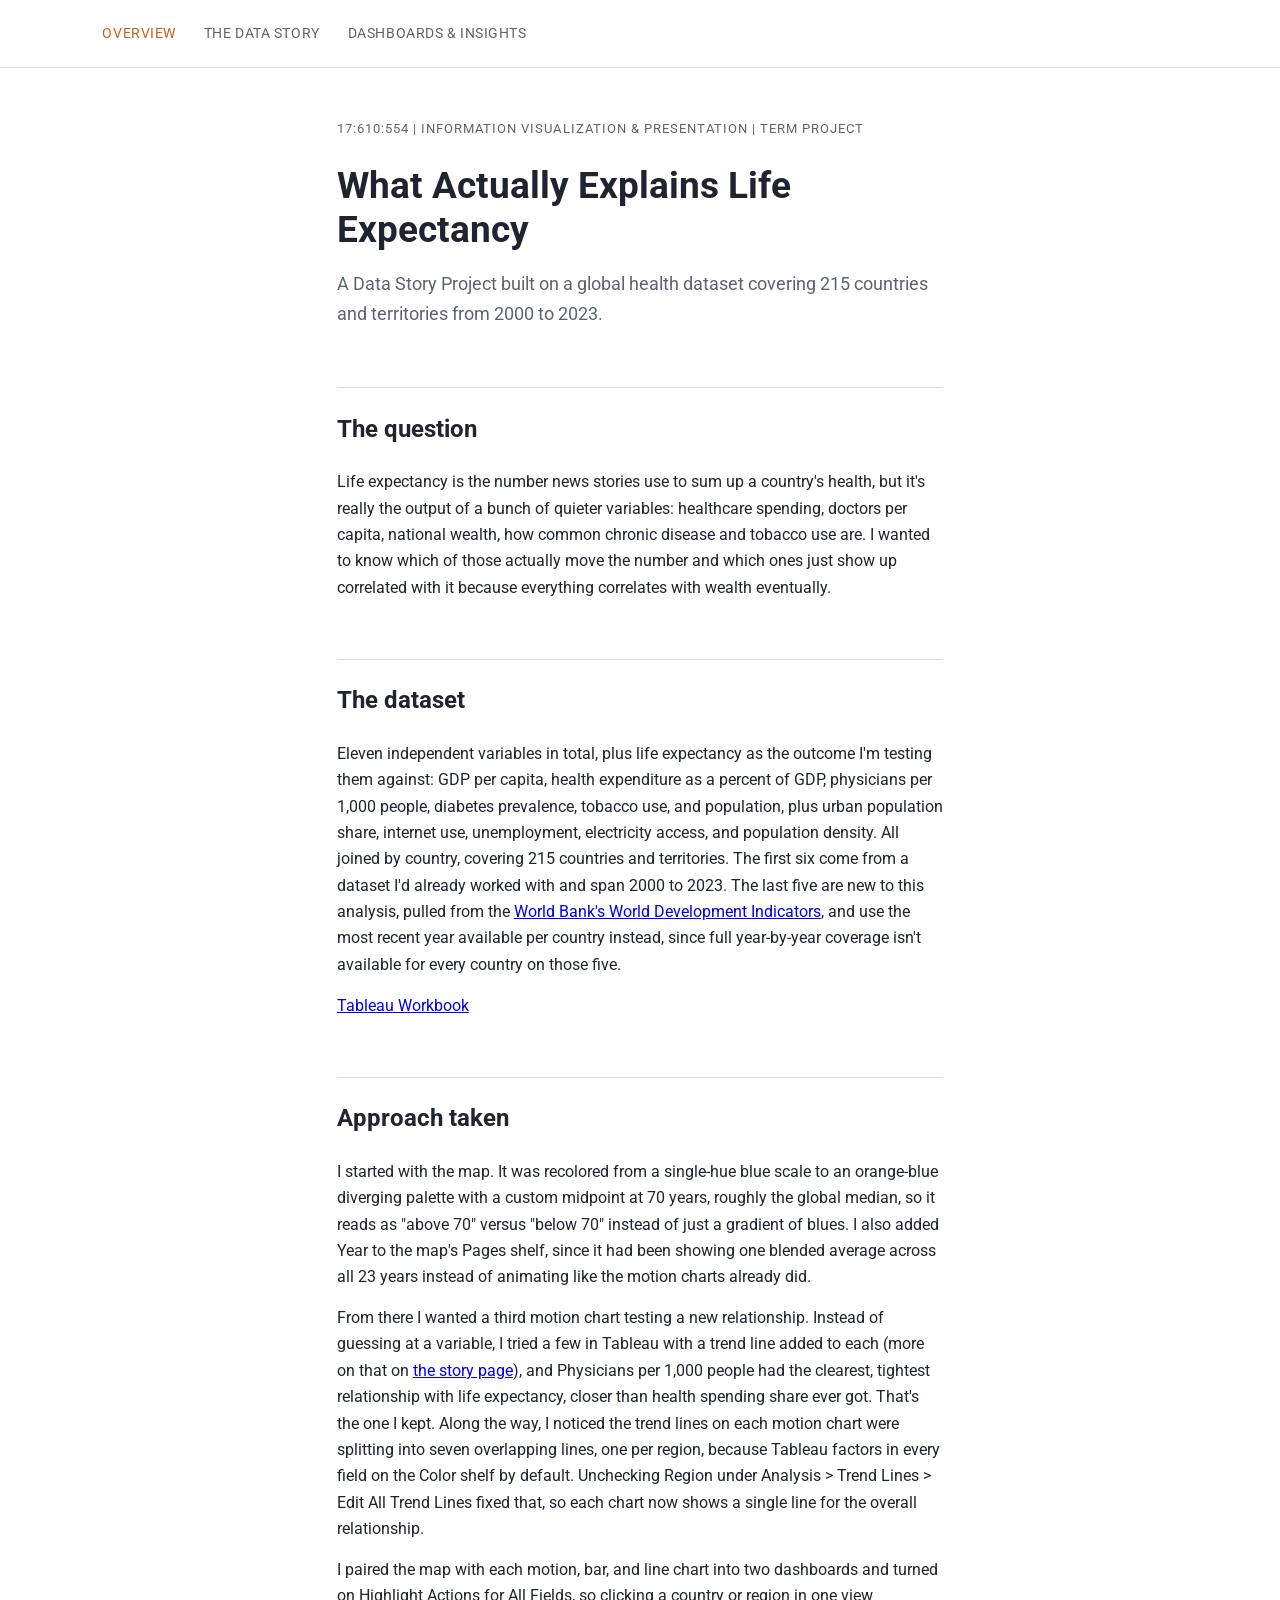
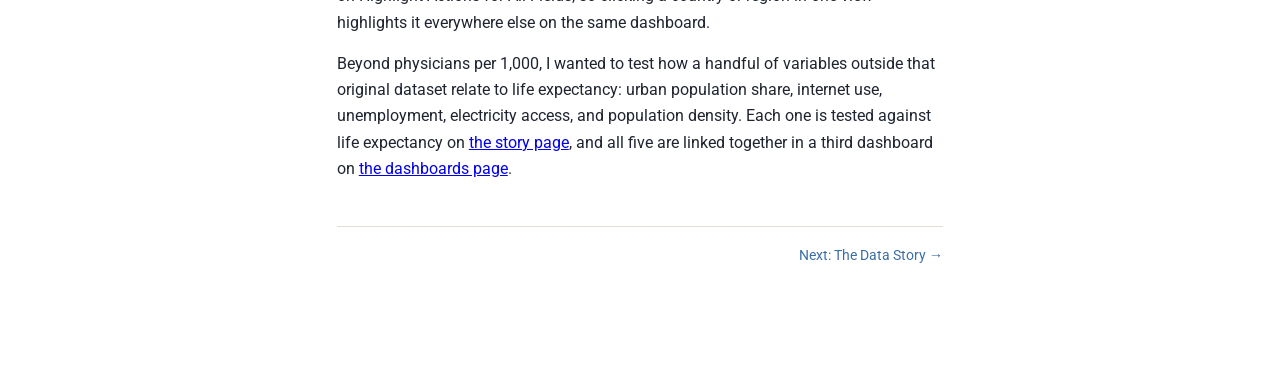
<file: index.html>
<!DOCTYPE html>
<html lang="en">
<head>
<meta charset="UTF-8">
<title>Global Health DataStory: Overview</title>
<link rel="preconnect" href="https://fonts.googleapis.com">
<link rel="preconnect" href="https://fonts.gstatic.com" crossorigin>
<link href="https://fonts.googleapis.com/css2?family=Roboto:wght@300;400;500;700&display=swap" rel="stylesheet">
<link rel="stylesheet" href="style.css">
</head>
<body>
<nav>
  <a href="index.html" class="active">Overview</a>
  <a href="story.html">The Data Story</a>
  <a href="dashboards.html">Dashboards &amp; Insights</a>
</nav>
<main>
  <div class="kicker">17:610:554 | Information Visualization &amp; Presentation | Term Project</div>
  <h1>What Actually Explains Life Expectancy</h1>
  <p style="font-size:1.15em; color:var(--muted);">A Data Story Project built on a global health dataset covering 215 countries and territories from 2000 to 2023.</p>

  <h2>The question</h2>
  <p>Life expectancy is the number news stories use to sum up a country's health, but it's really the output of a bunch of quieter variables: healthcare spending, doctors per capita, national wealth, how common chronic disease and tobacco use are. I wanted to know which of those actually move the number and which ones just show up correlated with it because everything correlates with wealth eventually.</p>

  <h2>The dataset</h2>
  <p>Eleven independent variables in total, plus life expectancy as the outcome I'm testing them against: GDP per capita, health expenditure as a percent of GDP, physicians per 1,000 people, diabetes prevalence, tobacco use, and population, plus urban population share, internet use, unemployment, electricity access, and population density. All joined by country, covering 215 countries and territories. The first six come from a dataset I'd already worked with and span 2000 to 2023. The last five are new to this analysis, pulled from the <a href="https://data.worldbank.org">World Bank's World Development Indicators</a>, and use the most recent year available per country instead, since full year-by-year coverage isn't available for every country on those five.</p>
  <p><a href="https://drive.google.com/file/d/1RW-ysTmq7Derj_lxLJCMnAwtrgJGqMHN/view?usp=sharing">Tableau Workbook</a></p>

  <h2>Approach taken</h2>
  <p>I started with the map. It was recolored from a single-hue blue scale to an orange-blue diverging palette with a custom midpoint at 70 years, roughly the global median, so it reads as "above 70" versus "below 70" instead of just a gradient of blues. I also added Year to the map's Pages shelf, since it had been showing one blended average across all 23 years instead of animating like the motion charts already did.</p>
  <p>From there I wanted a third motion chart testing a new relationship. Instead of guessing at a variable, I tried a few in Tableau with a trend line added to each (more on that on <a href="story.html">the story page</a>), and Physicians per 1,000 people had the clearest, tightest relationship with life expectancy, closer than health spending share ever got. That's the one I kept. Along the way, I noticed the trend lines on each motion chart were splitting into seven overlapping lines, one per region, because Tableau factors in every field on the Color shelf by default. Unchecking Region under Analysis &gt; Trend Lines &gt; Edit All Trend Lines fixed that, so each chart now shows a single line for the overall relationship.</p>
  <p>I paired the map with each motion, bar, and line chart into two dashboards and turned on Highlight Actions for All Fields, so clicking a country or region in one view highlights it everywhere else on the same dashboard.</p>
  <p>Beyond physicians per 1,000, I wanted to test how a handful of variables outside that original dataset relate to life expectancy: urban population share, internet use, unemployment, electricity access, and population density. Each one is tested against life expectancy on <a href="story.html">the story page</a>, and all five are linked together in a third dashboard on <a href="dashboards.html">the dashboards page</a>.</p>

  <div class="footer-nav">
    <span></span>
    <a href="story.html">Next: The Data Story →</a>
  </div>
</main>
</body>
</html>
</file>
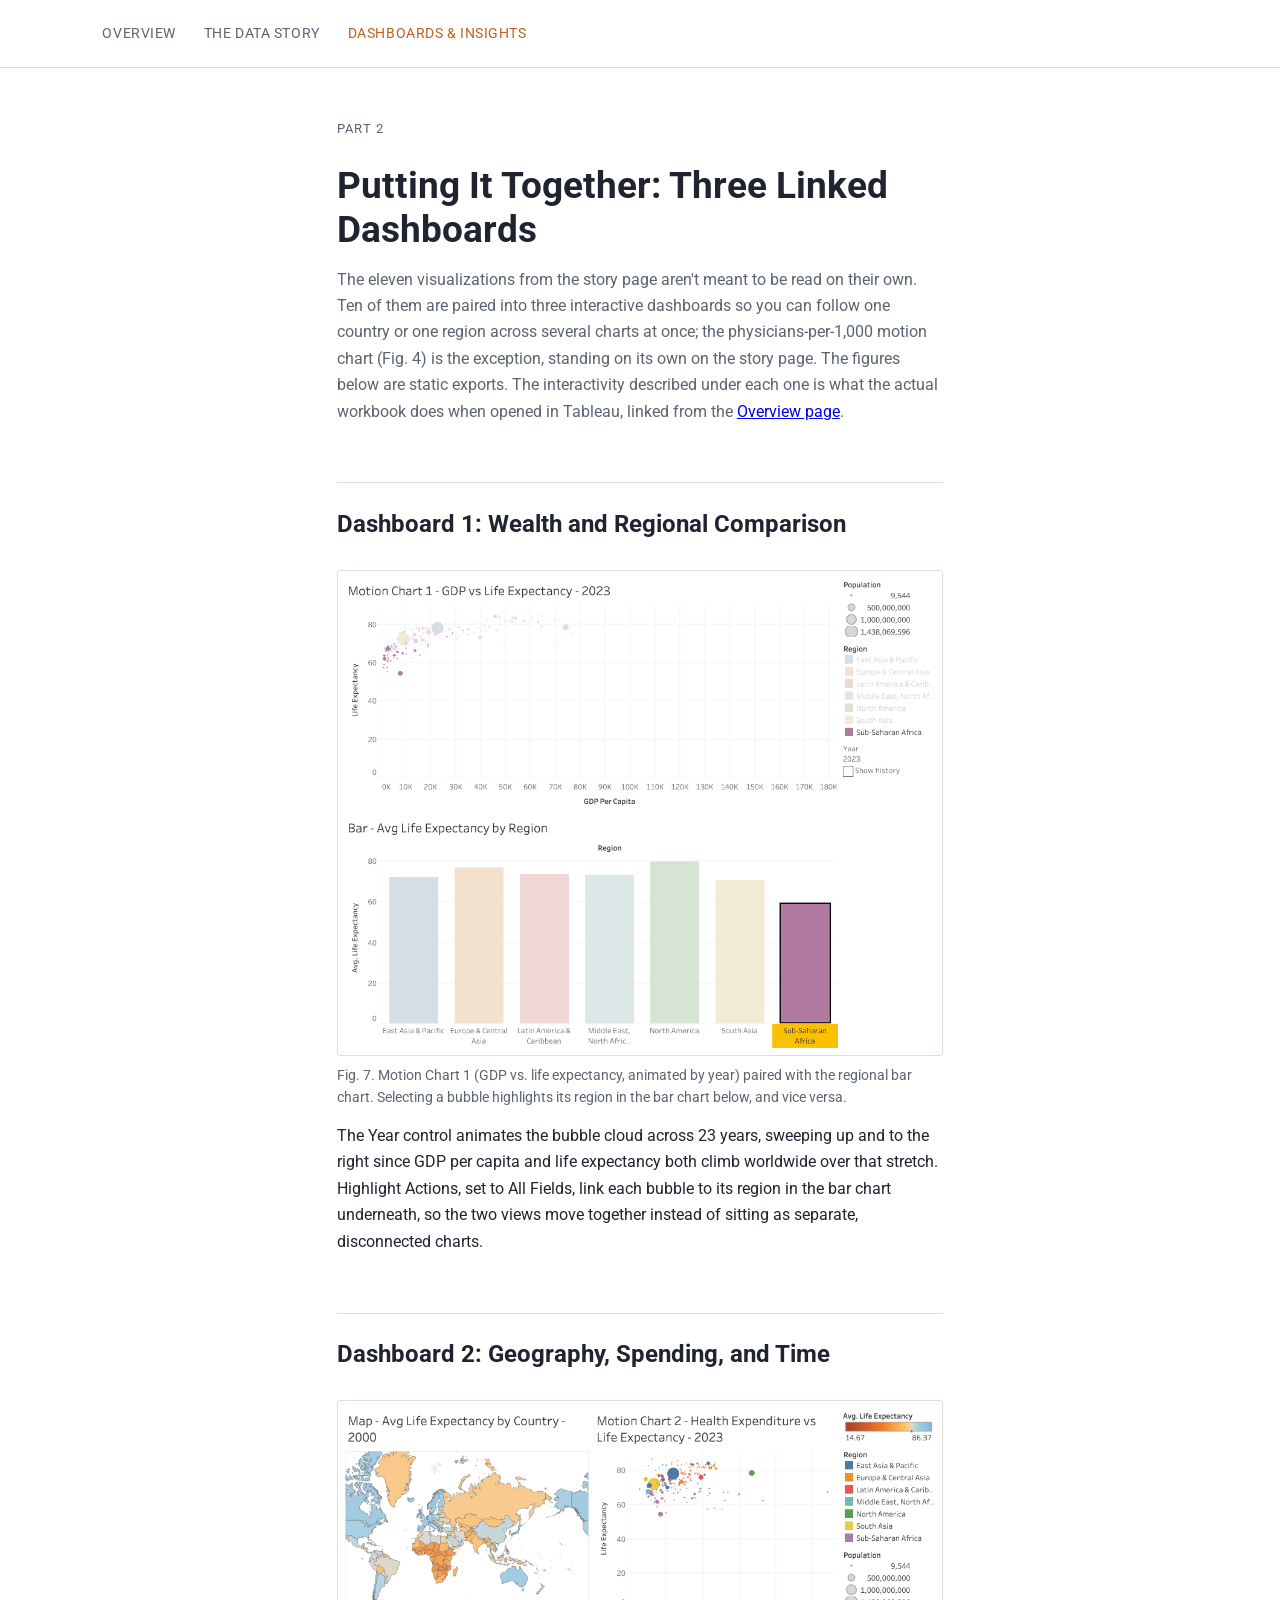
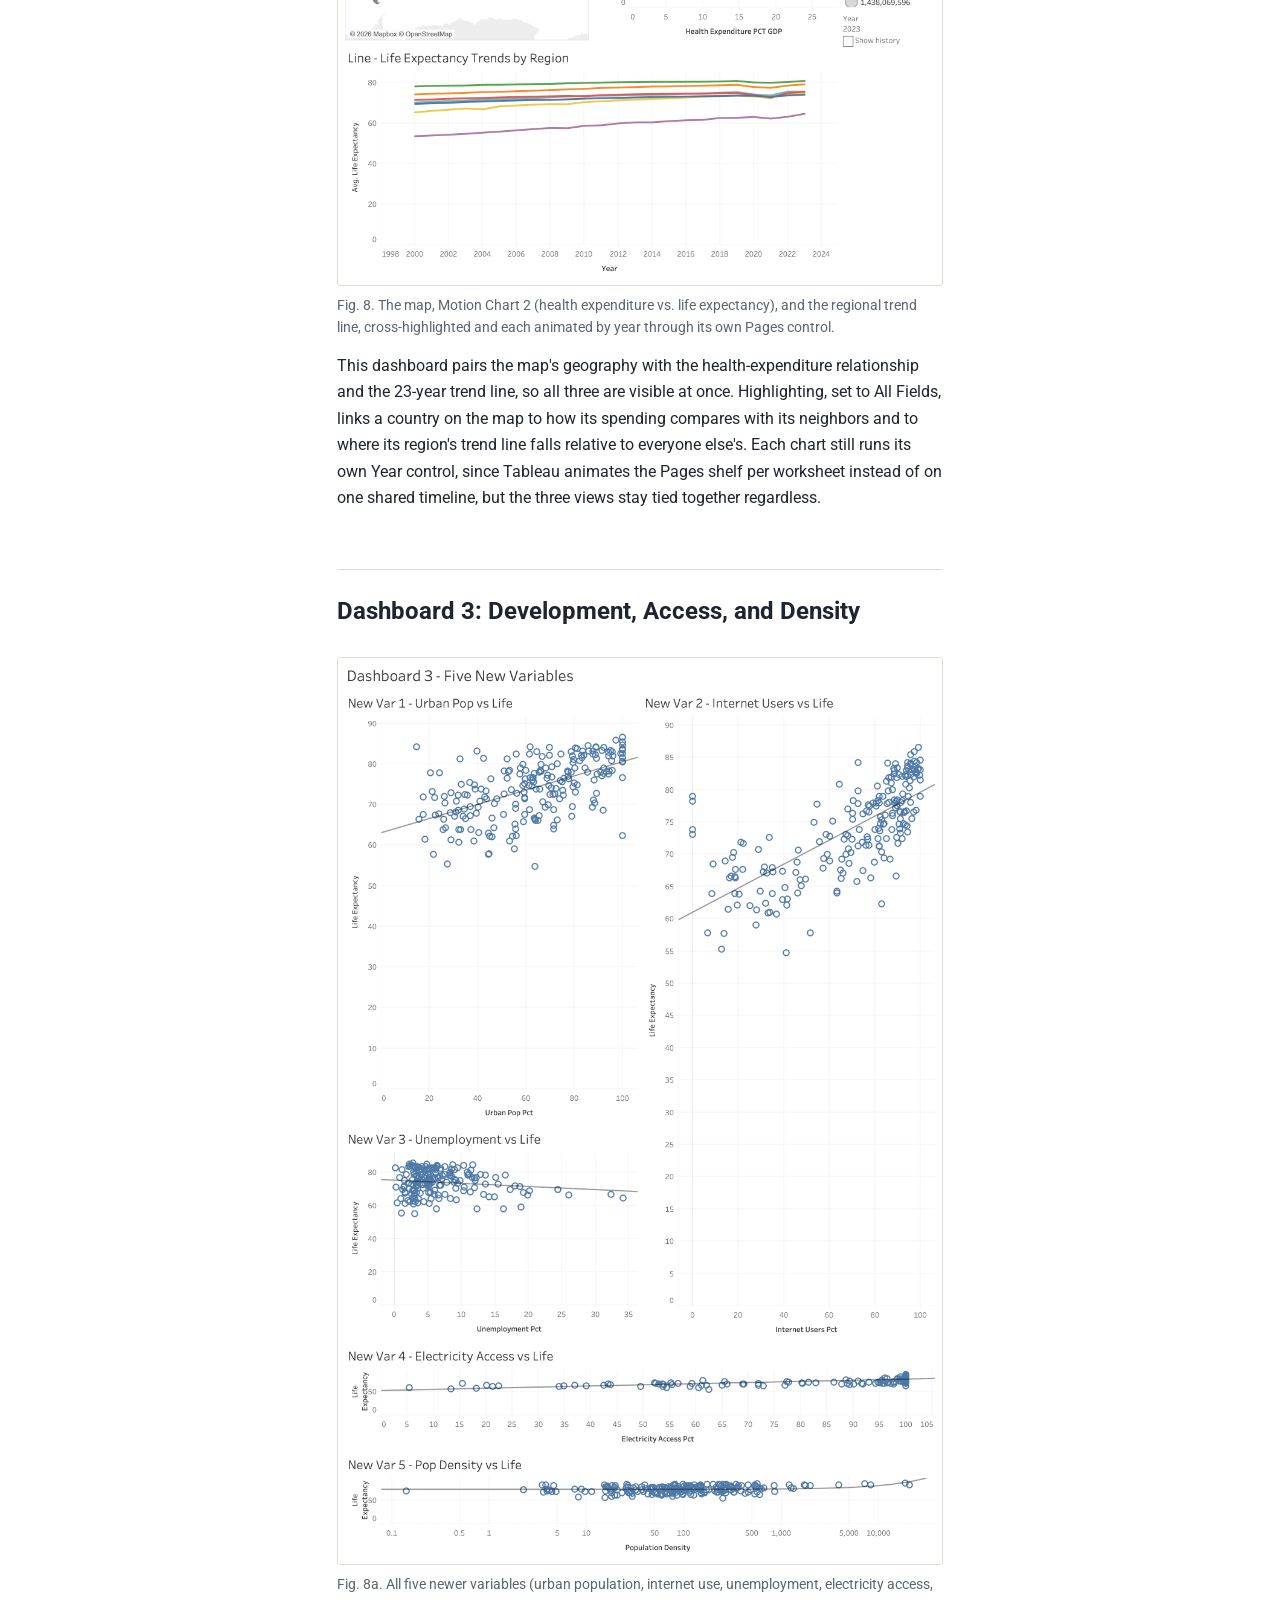
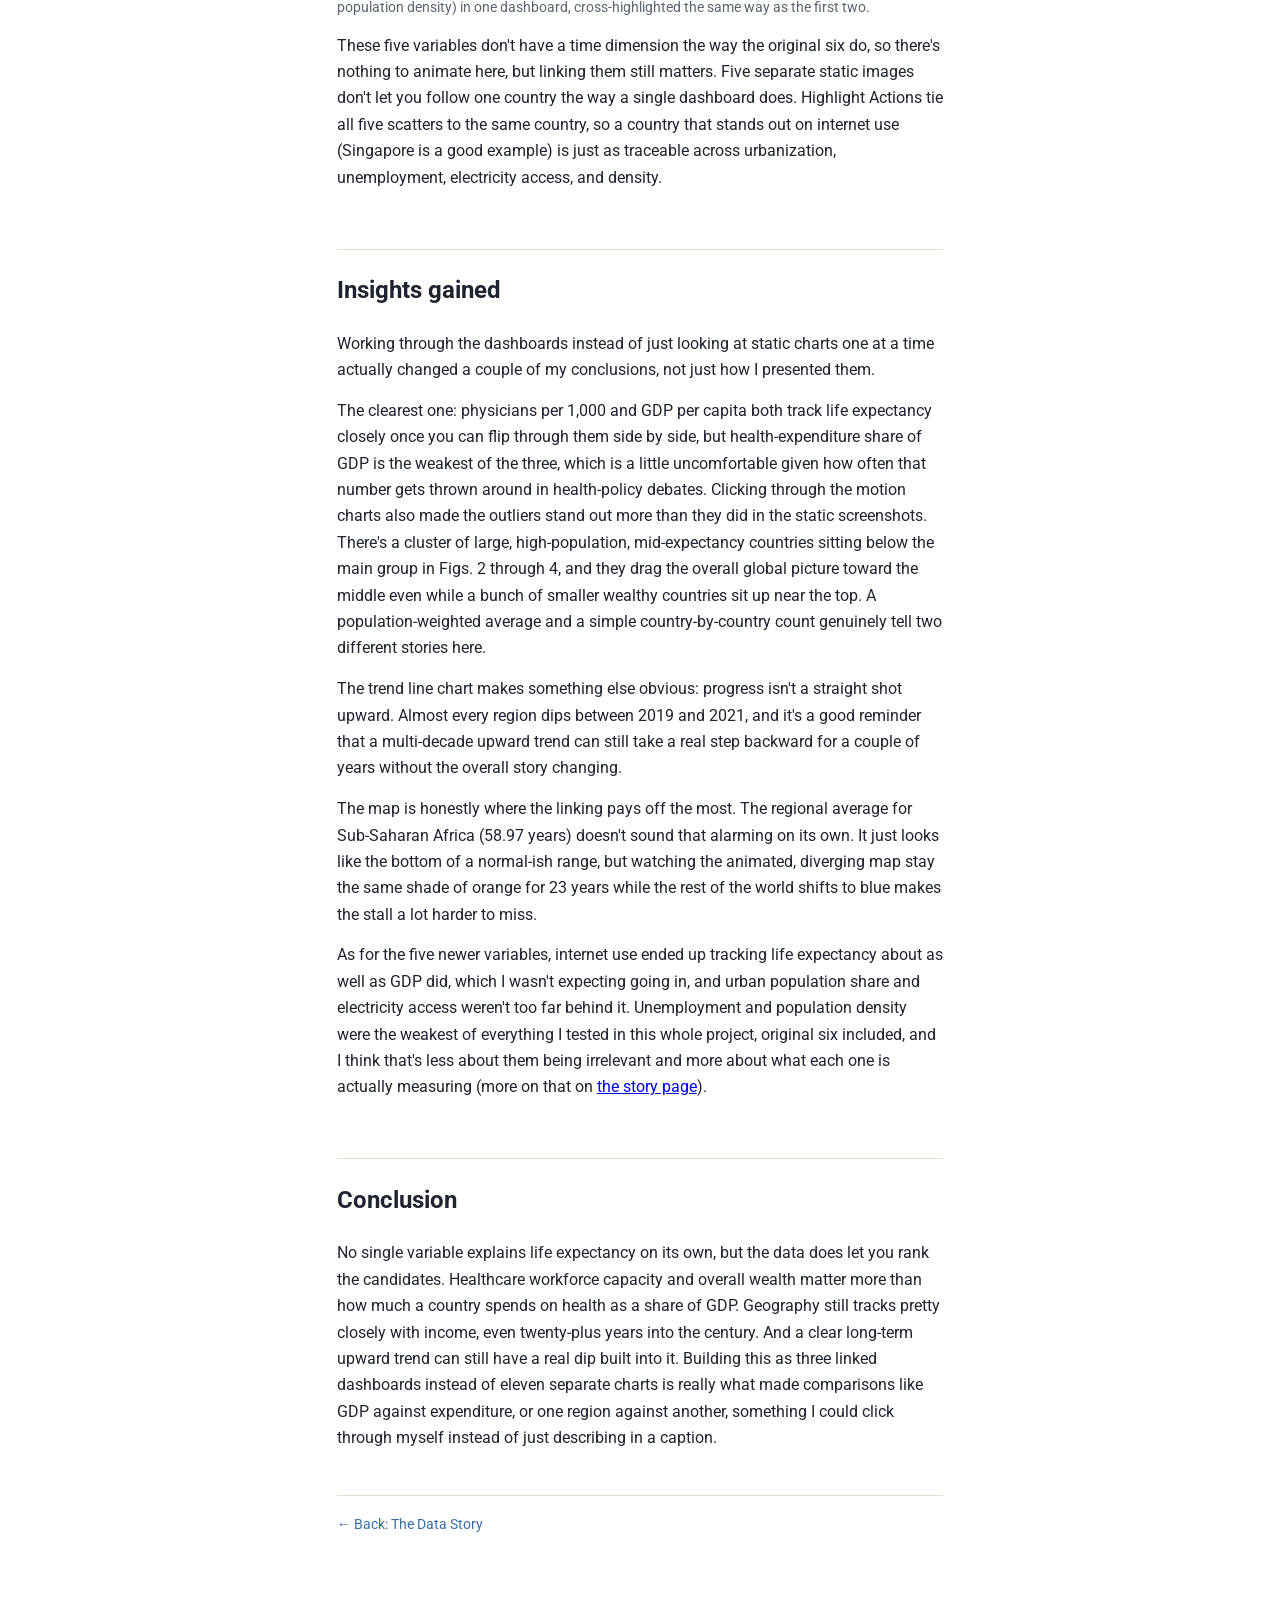
<file: dashboards.html>
<!DOCTYPE html>
<html lang="en">
<head>
<meta charset="UTF-8">
<title>Global Health DataStory: Dashboards &amp; Insights</title>
<link rel="preconnect" href="https://fonts.googleapis.com">
<link rel="preconnect" href="https://fonts.gstatic.com" crossorigin>
<link href="https://fonts.googleapis.com/css2?family=Roboto:wght@300;400;500;700&display=swap" rel="stylesheet">
<link rel="stylesheet" href="style.css">
</head>
<body>
<nav>
  <a href="index.html">Overview</a>
  <a href="story.html">The Data Story</a>
  <a href="dashboards.html" class="active">Dashboards &amp; Insights</a>
</nav>
<main>
  <div class="kicker">Part 2</div>
  <h1>Putting It Together: Three Linked Dashboards</h1>
  <p style="color:var(--muted);">The eleven visualizations from the story page aren't meant to be read on their own. Ten of them are paired into three interactive dashboards so you can follow one country or one region across several charts at once; the physicians-per-1,000 motion chart (Fig. 4) is the exception, standing on its own on the story page. The figures below are static exports. The interactivity described under each one is what the actual workbook does when opened in Tableau, linked from the <a href="index.html">Overview page</a>.</p>

  <h2>Dashboard 1: Wealth and Regional Comparison</h2>
  <figure>
    <img src="dashboard1_gdp_story.png" alt="Dashboard 1: Motion Chart 1 and Bar chart, linked">
    <figcaption>Fig. 7. Motion Chart 1 (GDP vs. life expectancy, animated by year) paired with the regional bar chart. Selecting a bubble highlights its region in the bar chart below, and vice versa.</figcaption>
  </figure>
  <p>The Year control animates the bubble cloud across 23 years, sweeping up and to the right since GDP per capita and life expectancy both climb worldwide over that stretch. Highlight Actions, set to All Fields, link each bubble to its region in the bar chart underneath, so the two views move together instead of sitting as separate, disconnected charts.</p>

  <h2>Dashboard 2: Geography, Spending, and Time</h2>
  <figure>
    <img src="dashboard2_map_story.png" alt="Dashboard 2: Map, Motion Chart 2, and Line chart, linked">
    <figcaption>Fig. 8. The map, Motion Chart 2 (health expenditure vs. life expectancy), and the regional trend line, cross-highlighted and each animated by year through its own Pages control.</figcaption>
  </figure>
  <p>This dashboard pairs the map's geography with the health-expenditure relationship and the 23-year trend line, so all three are visible at once. Highlighting, set to All Fields, links a country on the map to how its spending compares with its neighbors and to where its region's trend line falls relative to everyone else's. Each chart still runs its own Year control, since Tableau animates the Pages shelf per worksheet instead of on one shared timeline, but the three views stay tied together regardless.</p>

  <h2>Dashboard 3: Development, Access, and Density</h2>
  <figure>
    <img src="dashboard3_newvars_story.png" alt="Dashboard 3: Five new-variable scatter charts, linked">
    <figcaption>Fig. 8a. All five newer variables (urban population, internet use, unemployment, electricity access, population density) in one dashboard, cross-highlighted the same way as the first two.</figcaption>
  </figure>
  <p>These five variables don't have a time dimension the way the original six do, so there's nothing to animate here, but linking them still matters. Five separate static images don't let you follow one country the way a single dashboard does. Highlight Actions tie all five scatters to the same country, so a country that stands out on internet use (Singapore is a good example) is just as traceable across urbanization, unemployment, electricity access, and density.</p>

  <h2>Insights gained</h2>
  <p>Working through the dashboards instead of just looking at static charts one at a time actually changed a couple of my conclusions, not just how I presented them.</p>
  <p>The clearest one: physicians per 1,000 and GDP per capita both track life expectancy closely once you can flip through them side by side, but health-expenditure share of GDP is the weakest of the three, which is a little uncomfortable given how often that number gets thrown around in health-policy debates. Clicking through the motion charts also made the outliers stand out more than they did in the static screenshots. There's a cluster of large, high-population, mid-expectancy countries sitting below the main group in Figs. 2 through 4, and they drag the overall global picture toward the middle even while a bunch of smaller wealthy countries sit up near the top. A population-weighted average and a simple country-by-country count genuinely tell two different stories here.</p>
  <p>The trend line chart makes something else obvious: progress isn't a straight shot upward. Almost every region dips between 2019 and 2021, and it's a good reminder that a multi-decade upward trend can still take a real step backward for a couple of years without the overall story changing.</p>
  <p>The map is honestly where the linking pays off the most. The regional average for Sub-Saharan Africa (58.97 years) doesn't sound that alarming on its own. It just looks like the bottom of a normal-ish range, but watching the animated, diverging map stay the same shade of orange for 23 years while the rest of the world shifts to blue makes the stall a lot harder to miss.</p>
  <p>As for the five newer variables, internet use ended up tracking life expectancy about as well as GDP did, which I wasn't expecting going in, and urban population share and electricity access weren't too far behind it. Unemployment and population density were the weakest of everything I tested in this whole project, original six included, and I think that's less about them being irrelevant and more about what each one is actually measuring (more on that on <a href="story.html">the story page</a>).</p>

  <h2>Conclusion</h2>
  <p>No single variable explains life expectancy on its own, but the data does let you rank the candidates. Healthcare workforce capacity and overall wealth matter more than how much a country spends on health as a share of GDP. Geography still tracks pretty closely with income, even twenty-plus years into the century. And a clear long-term upward trend can still have a real dip built into it. Building this as three linked dashboards instead of eleven separate charts is really what made comparisons like GDP against expenditure, or one region against another, something I could click through myself instead of just describing in a caption.</p>

  <div class="footer-nav">
    <a href="story.html">← Back: The Data Story</a>
    <span></span>
  </div>
</main>
</body>
</html>
</file>
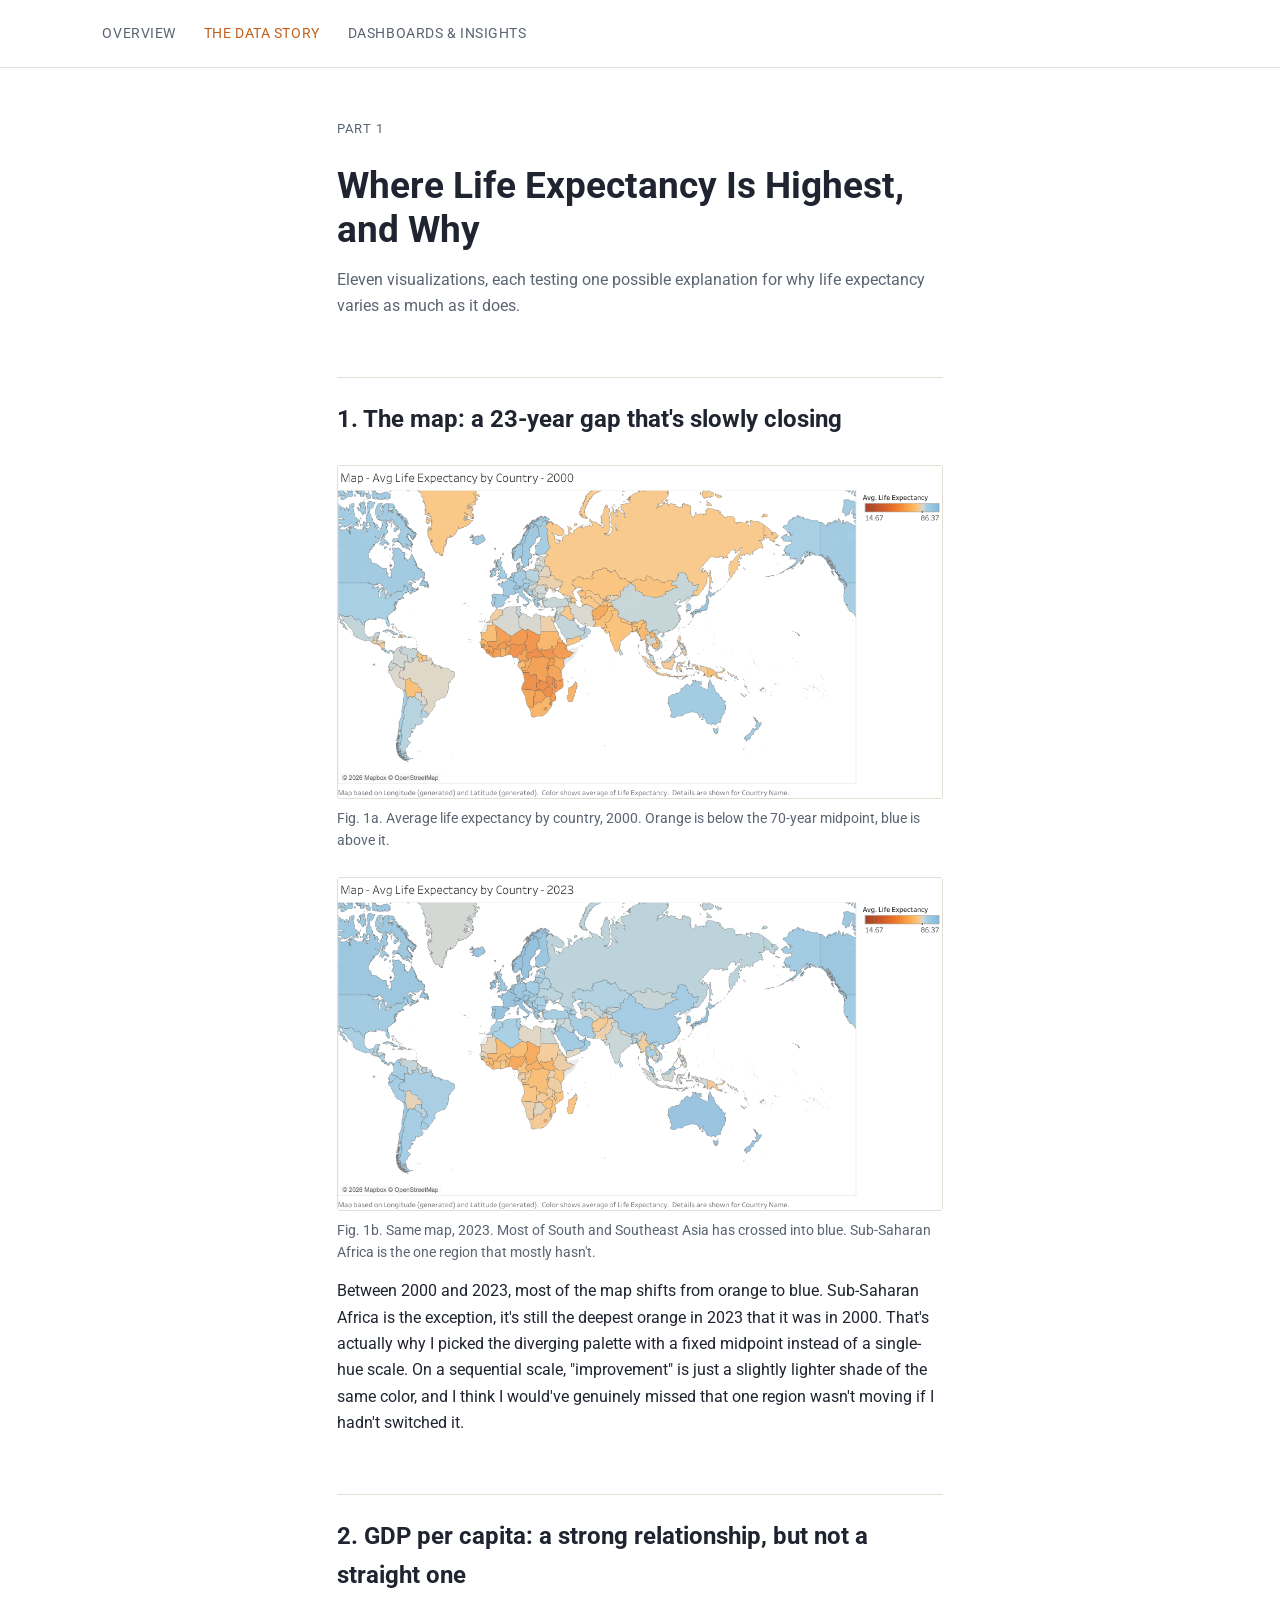
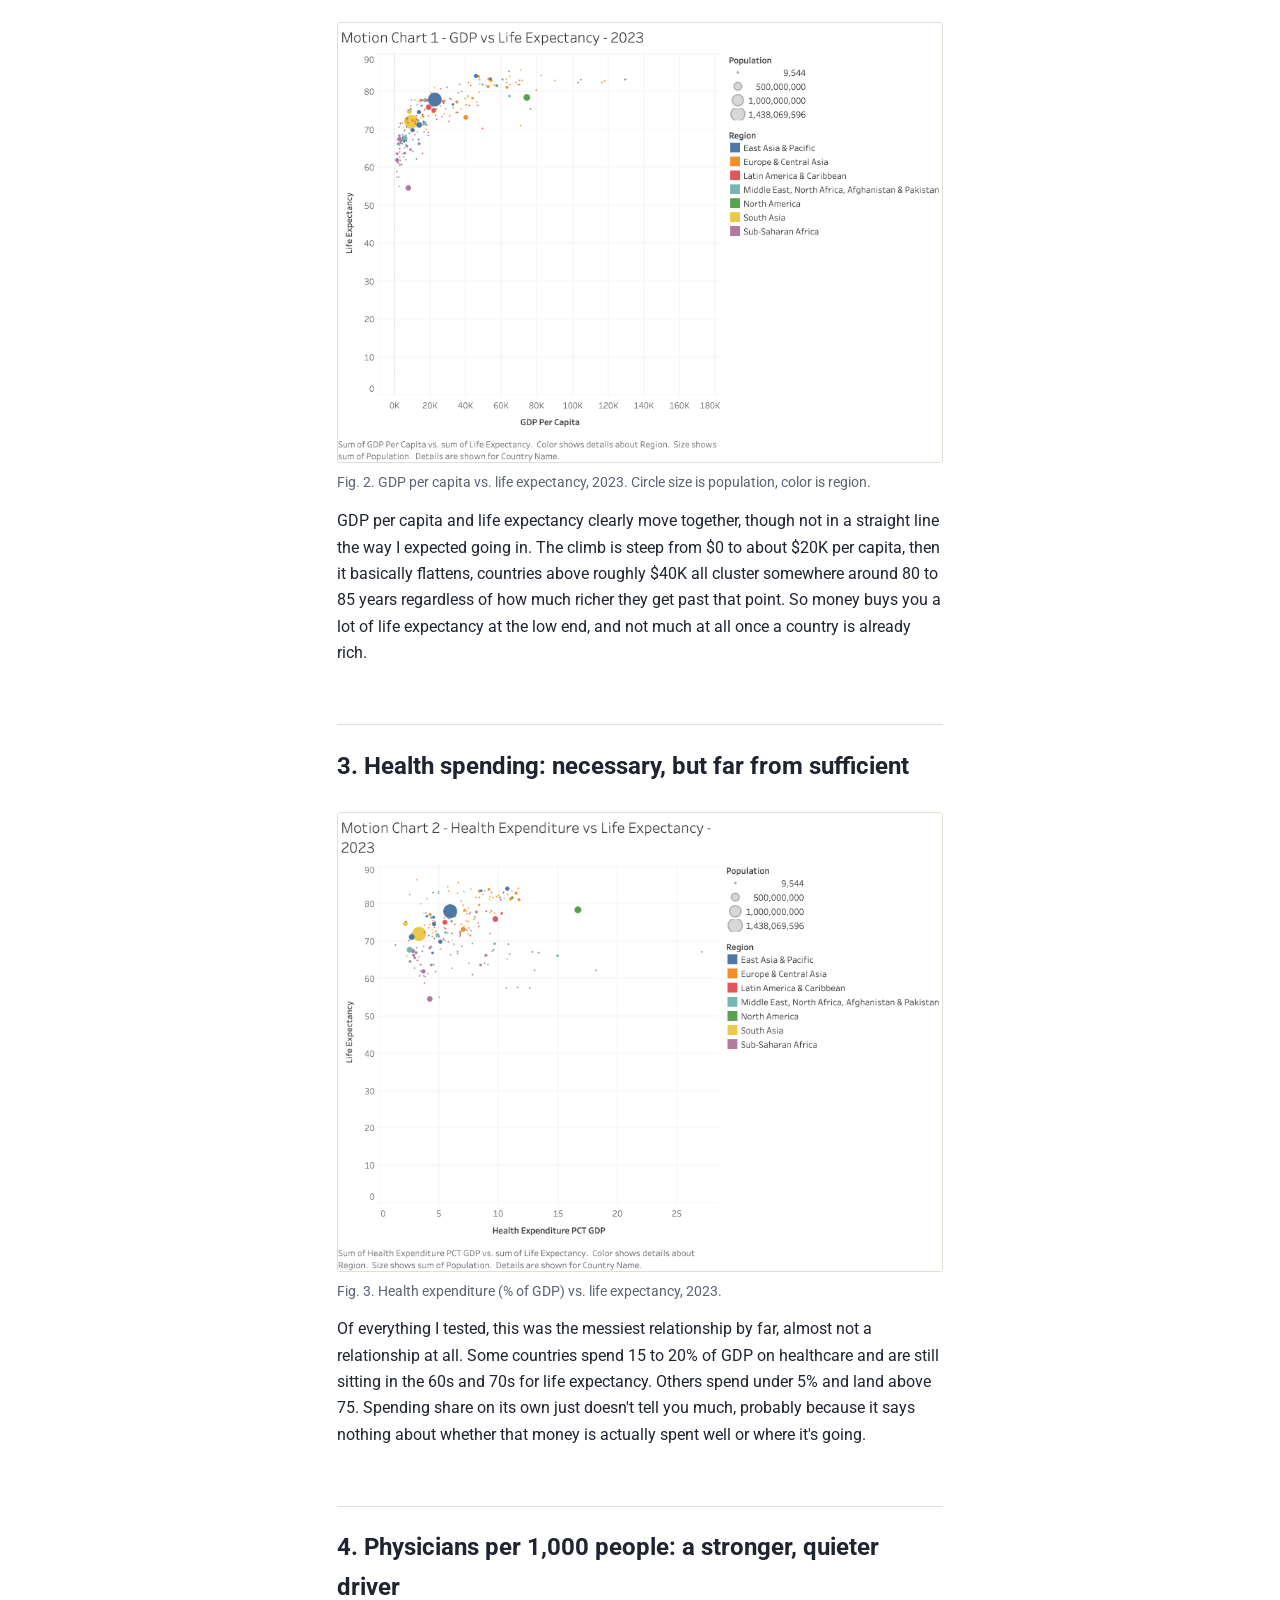
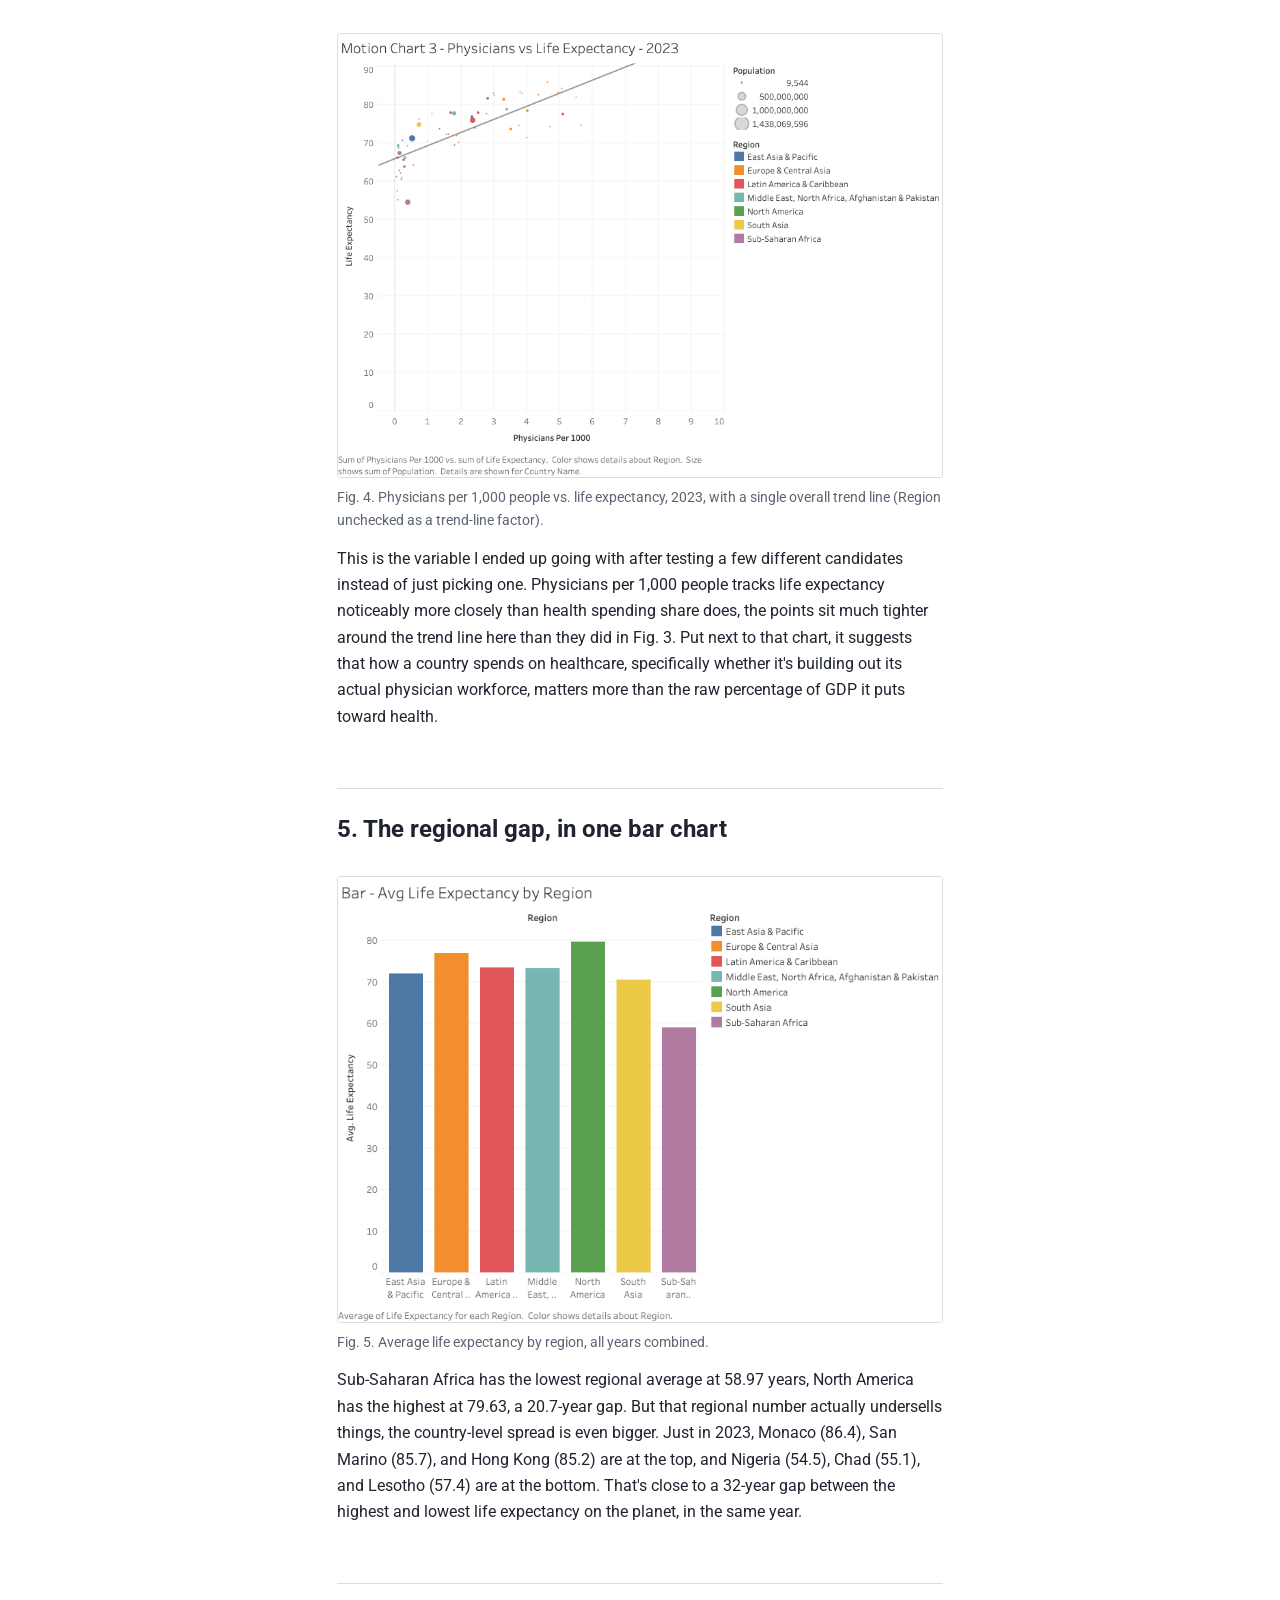
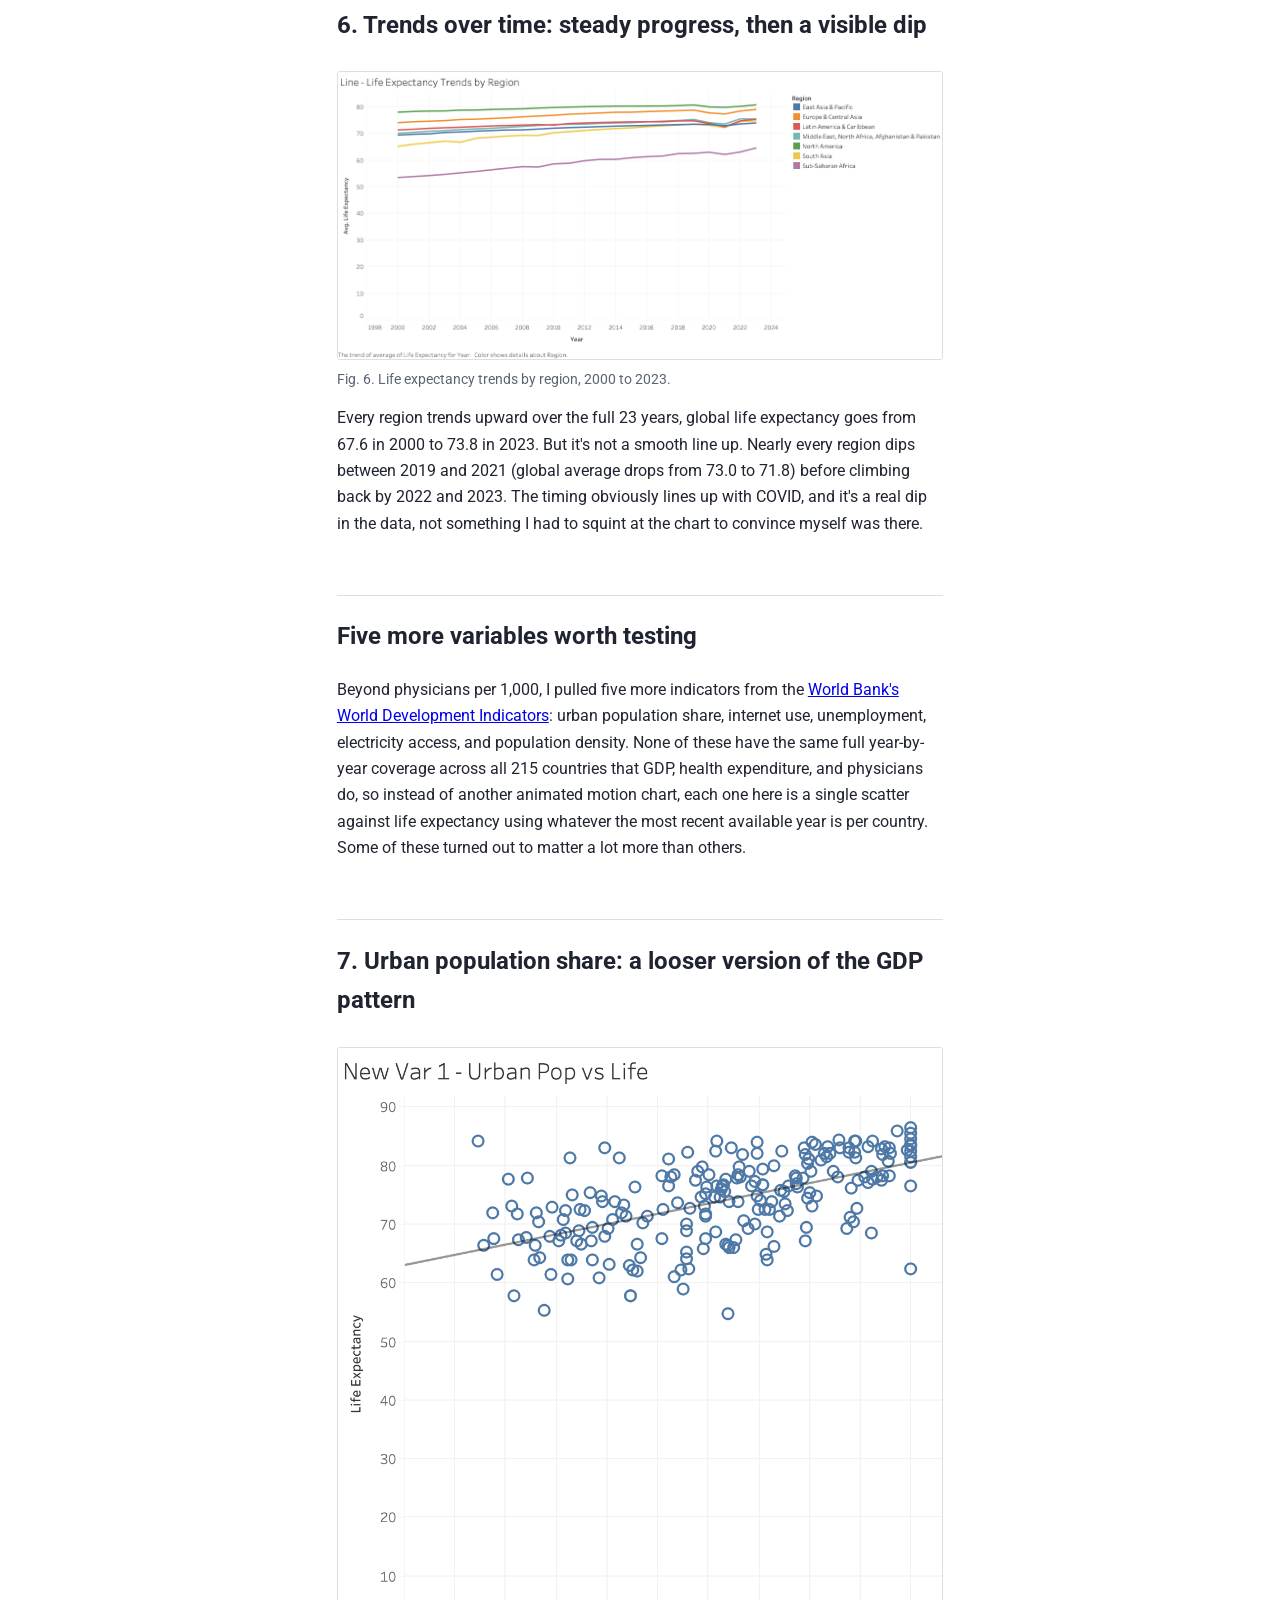
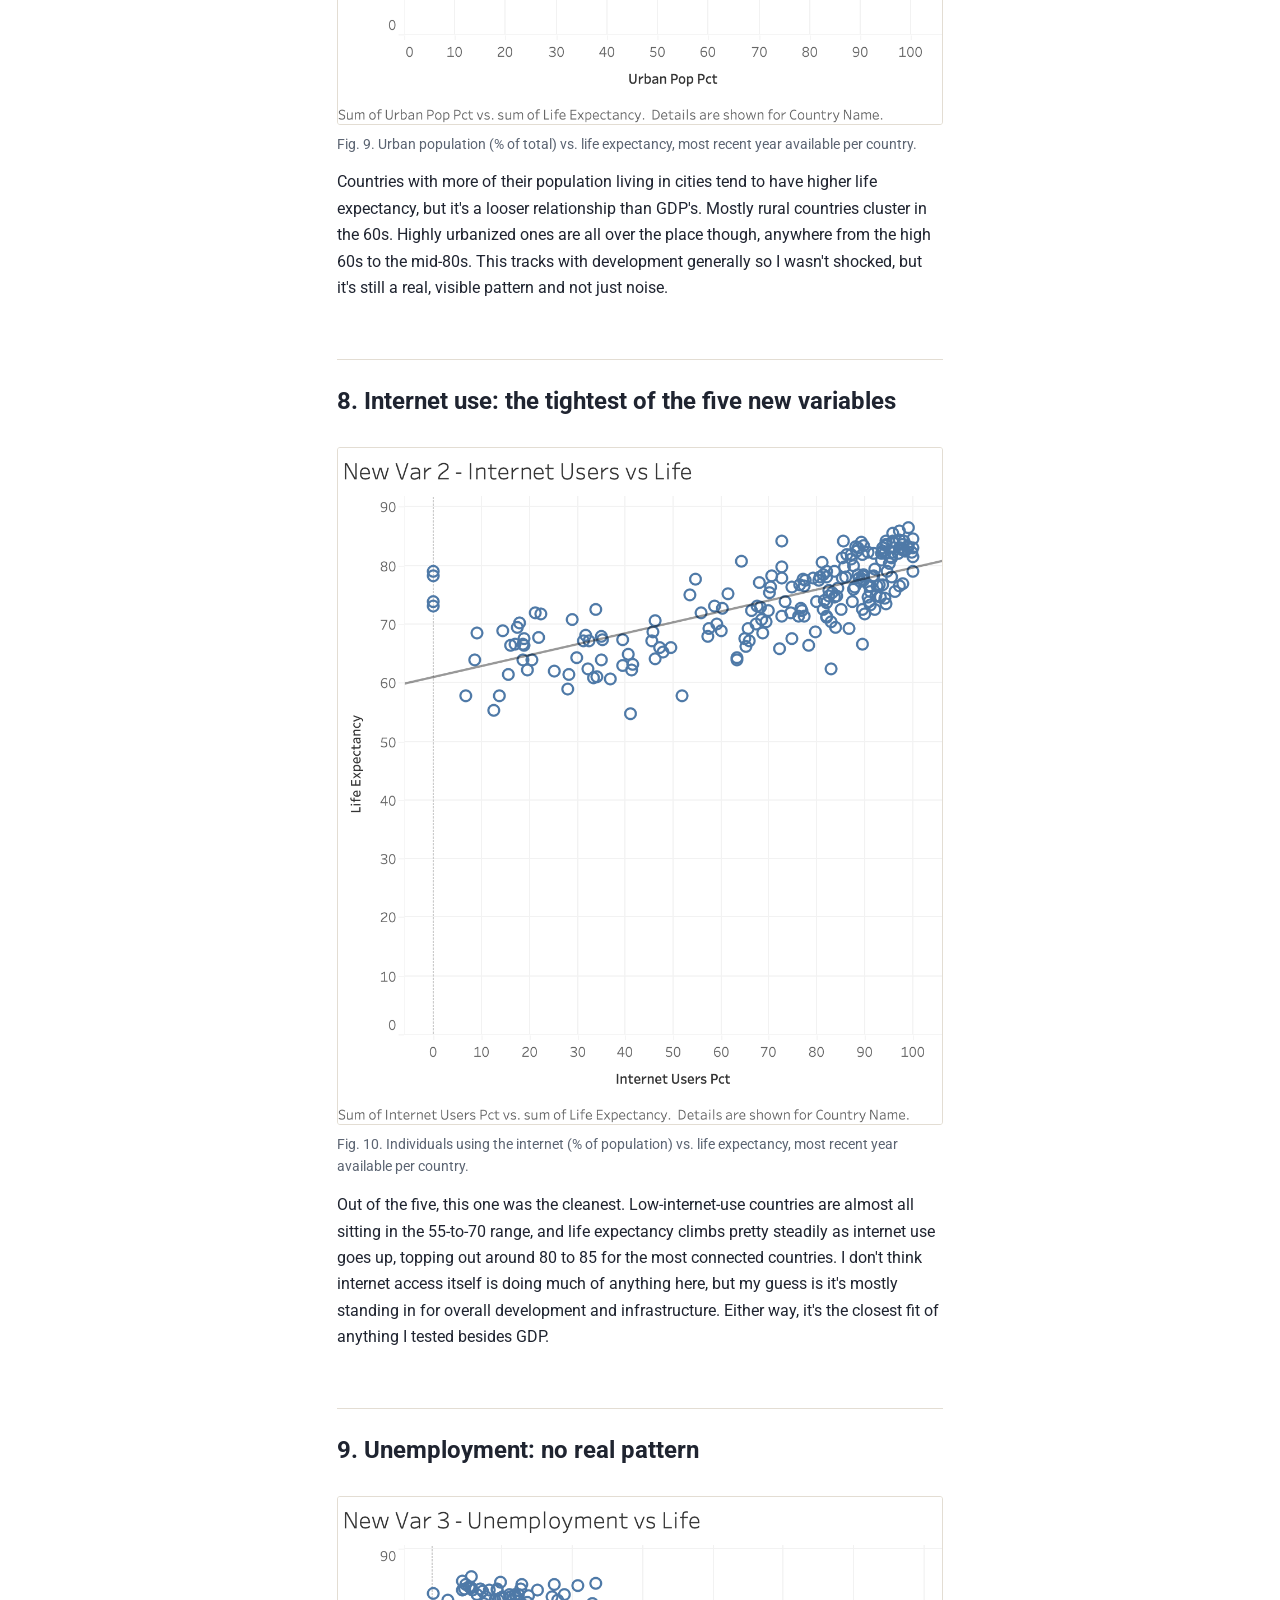
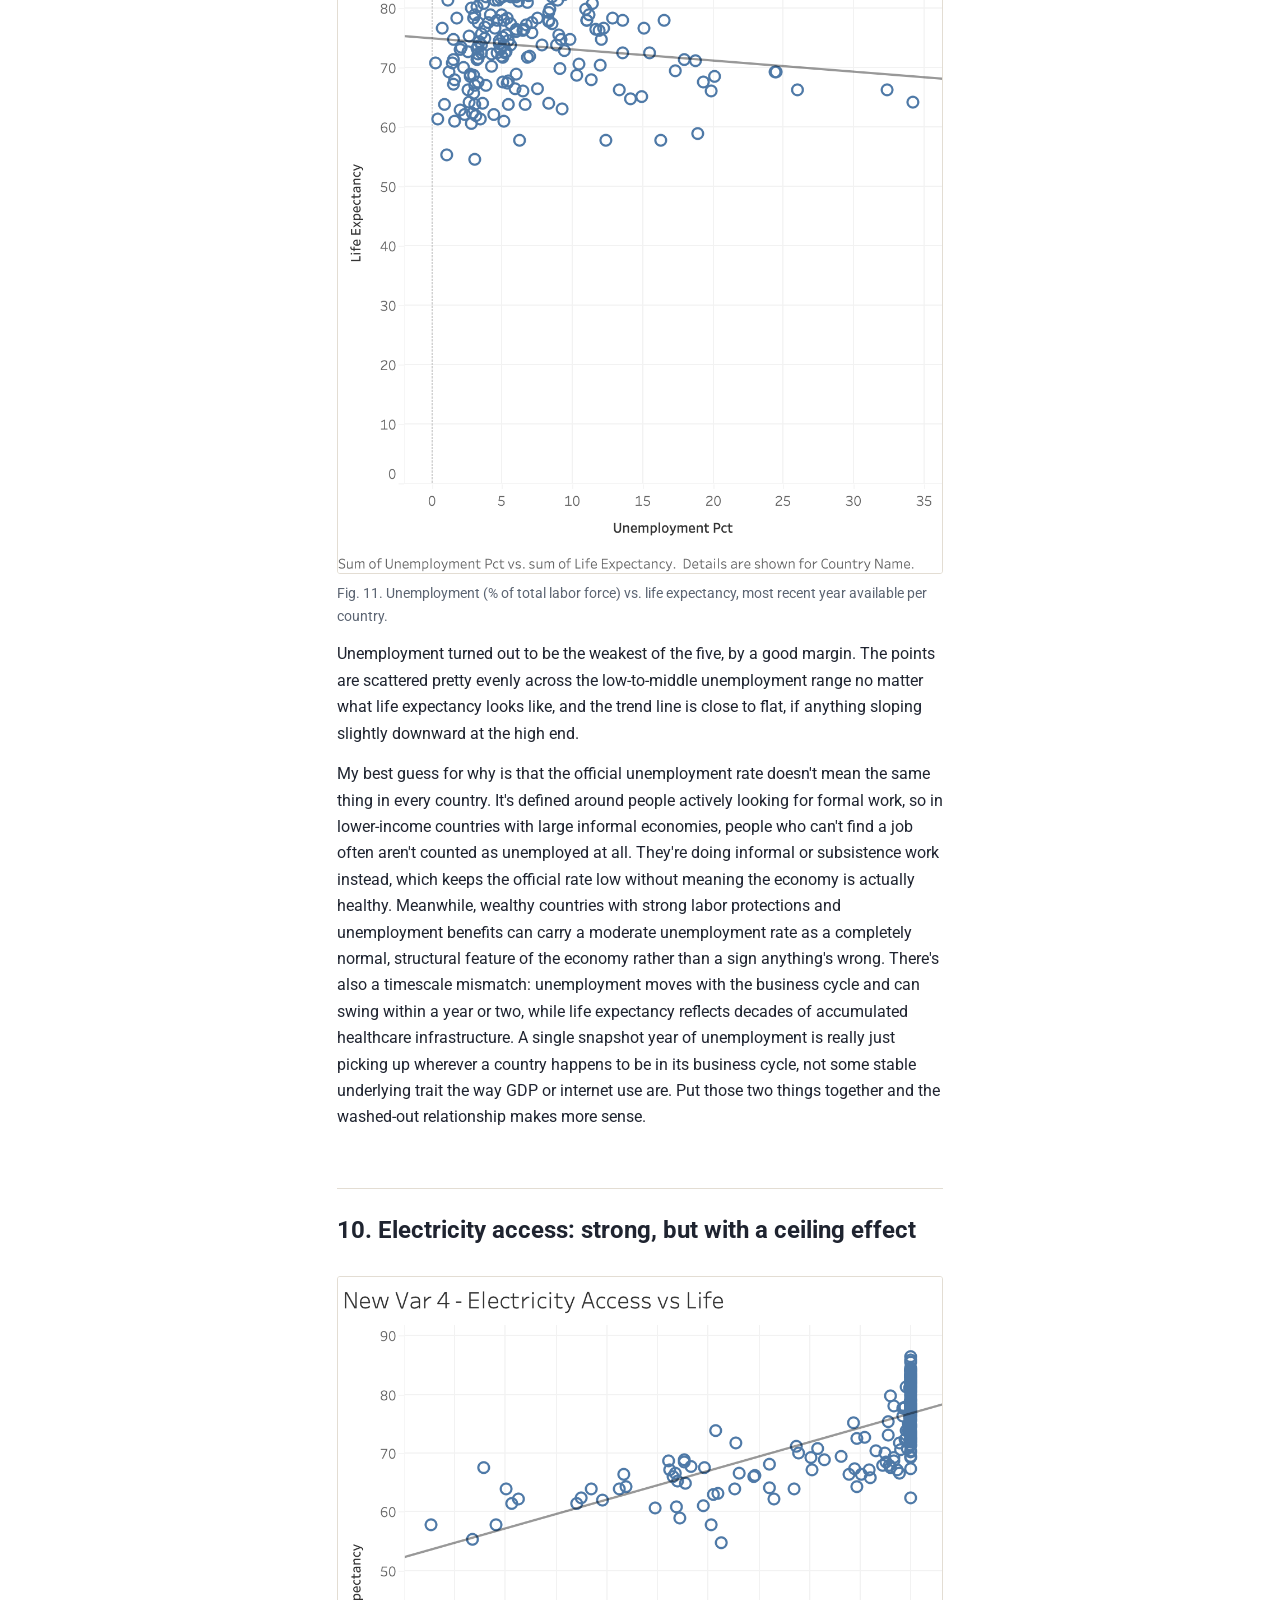
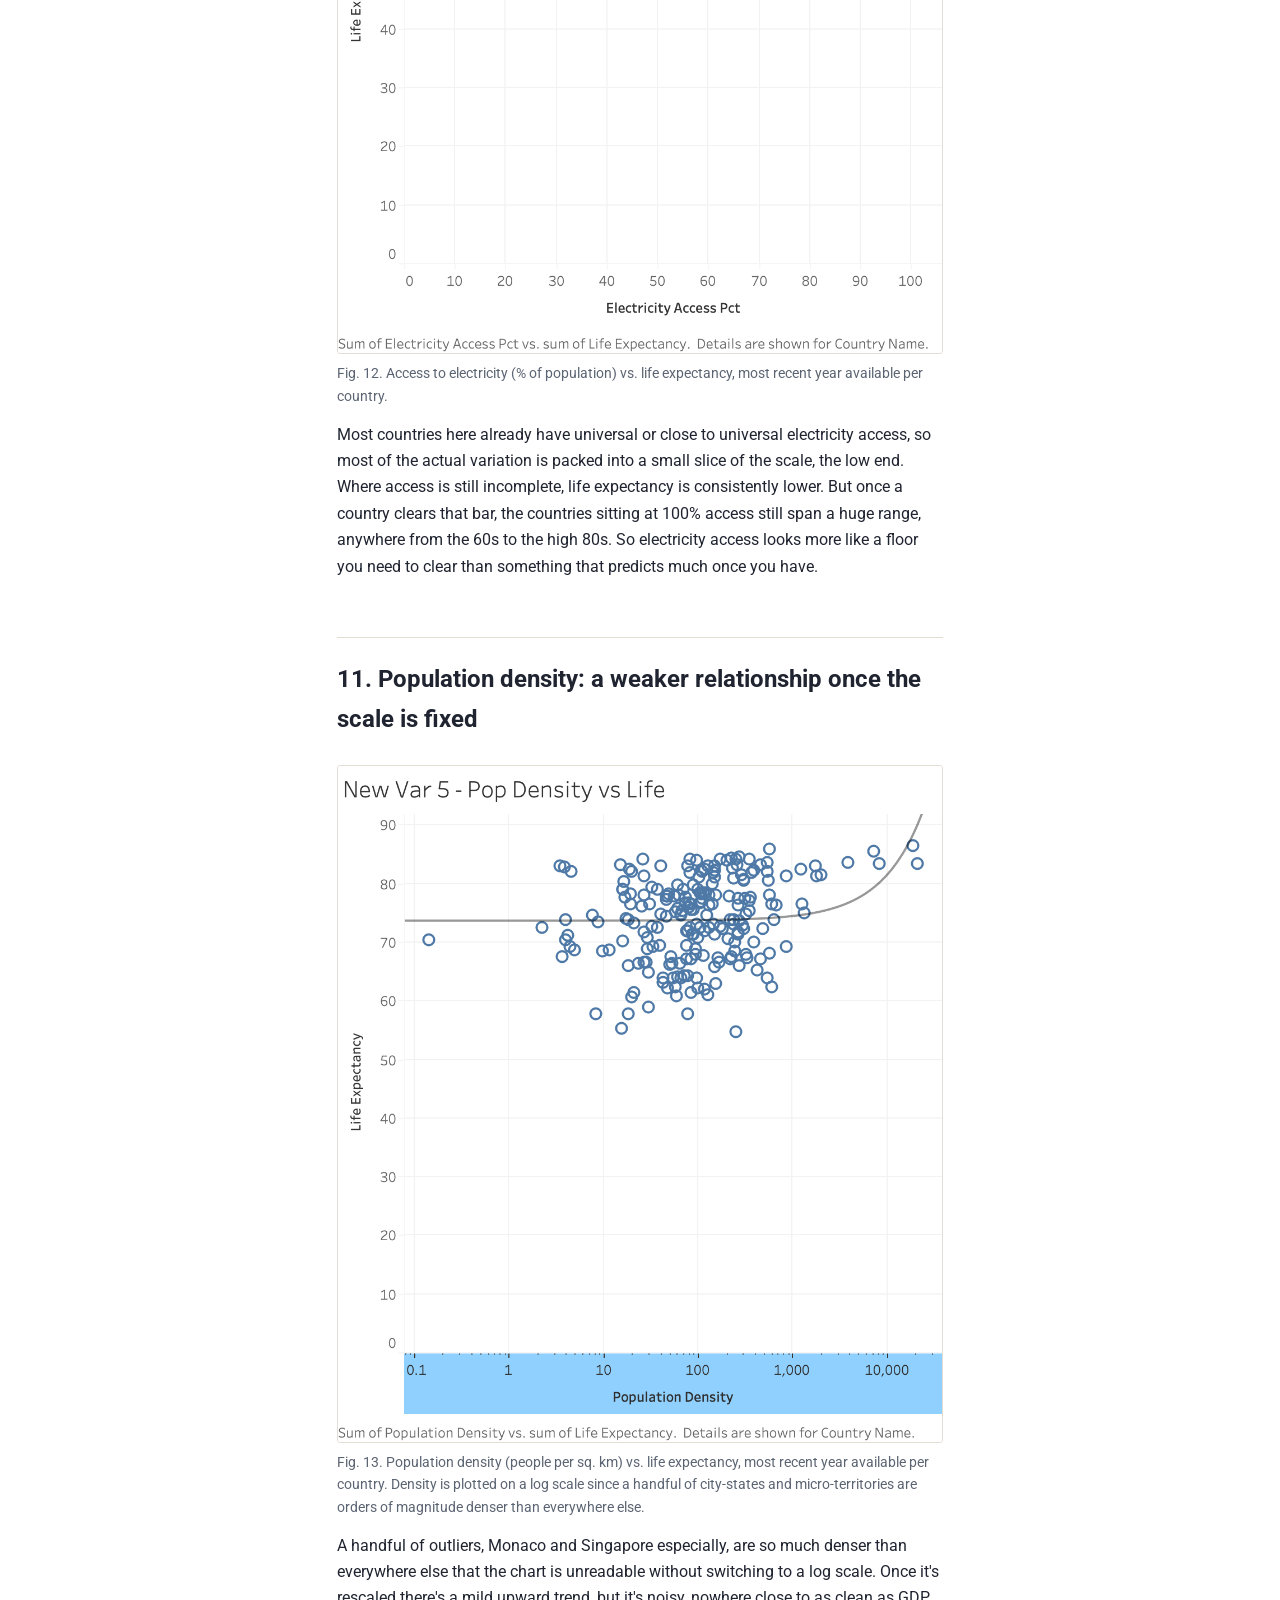
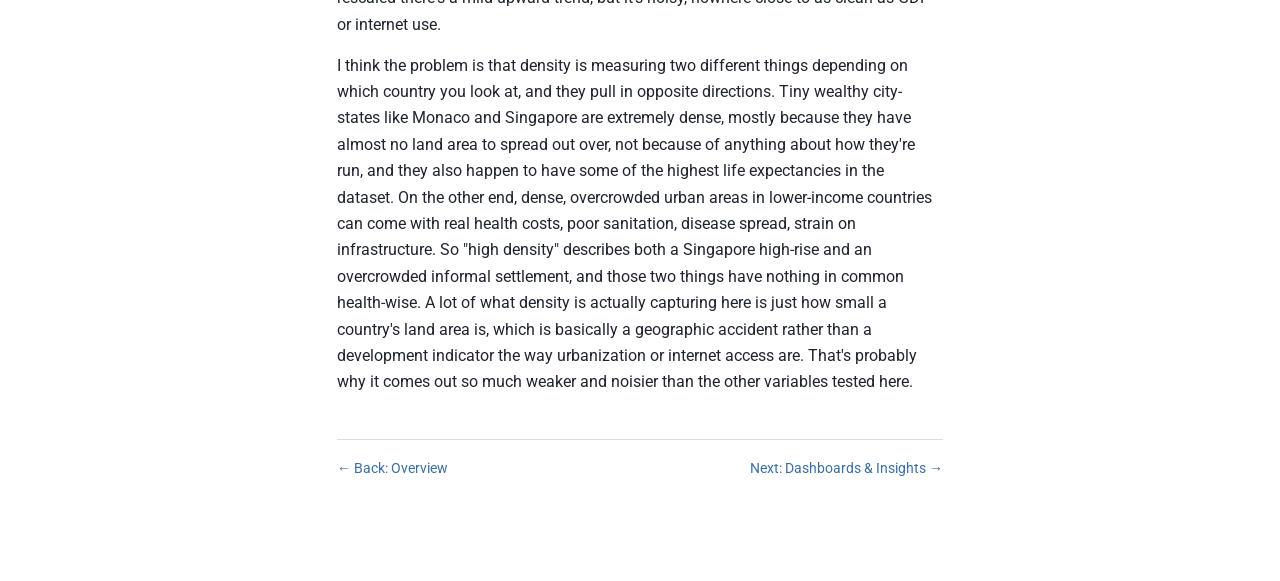
<file: story.html>
<!DOCTYPE html>
<html lang="en">
<head>
<meta charset="UTF-8">
<title>Global Health DataStory: The Data Story</title>
<link rel="preconnect" href="https://fonts.googleapis.com">
<link rel="preconnect" href="https://fonts.gstatic.com" crossorigin>
<link href="https://fonts.googleapis.com/css2?family=Roboto:wght@300;400;500;700&display=swap" rel="stylesheet">
<link rel="stylesheet" href="style.css">
</head>
<body>
<nav>
  <a href="index.html">Overview</a>
  <a href="story.html" class="active">The Data Story</a>
  <a href="dashboards.html">Dashboards &amp; Insights</a>
</nav>
<main>
  <div class="kicker">Part 1</div>
  <h1>Where Life Expectancy Is Highest, and Why</h1>
  <p style="color:var(--muted);">Eleven visualizations, each testing one possible explanation for why life expectancy varies as much as it does.</p>

  <h2>1. The map: a 23-year gap that's slowly closing</h2>
  <figure>
    <img src="map_2000.png" alt="World map of average life expectancy, 2000">
    <figcaption>Fig. 1a. Average life expectancy by country, 2000. Orange is below the 70-year midpoint, blue is above it.</figcaption>
  </figure>
  <figure>
    <img src="map_2023.png" alt="World map of average life expectancy, 2023">
    <figcaption>Fig. 1b. Same map, 2023. Most of South and Southeast Asia has crossed into blue. Sub-Saharan Africa is the one region that mostly hasn't.</figcaption>
  </figure>
  <p>Between 2000 and 2023, most of the map shifts from orange to blue. Sub-Saharan Africa is the exception, it's still the deepest orange in 2023 that it was in 2000. That's actually why I picked the diverging palette with a fixed midpoint instead of a single-hue scale. On a sequential scale, "improvement" is just a slightly lighter shade of the same color, and I think I would've genuinely missed that one region wasn't moving if I hadn't switched it.</p>

  <h2>2. GDP per capita: a strong relationship, but not a straight one</h2>
  <figure>
    <img src="motion1_gdp_vs_life.png" alt="Motion chart of GDP per capita vs life expectancy, 2023">
    <figcaption>Fig. 2. GDP per capita vs. life expectancy, 2023. Circle size is population, color is region.</figcaption>
  </figure>
  <p>GDP per capita and life expectancy clearly move together, though not in a straight line the way I expected going in. The climb is steep from $0 to about $20K per capita, then it basically flattens, countries above roughly $40K all cluster somewhere around 80 to 85 years regardless of how much richer they get past that point. So money buys you a lot of life expectancy at the low end, and not much at all once a country is already rich.</p>

  <h2>3. Health spending: necessary, but far from sufficient</h2>
  <figure>
    <img src="motion2_health_exp_vs_life.png" alt="Motion chart of health expenditure percent GDP vs life expectancy, 2023">
    <figcaption>Fig. 3. Health expenditure (% of GDP) vs. life expectancy, 2023.</figcaption>
  </figure>
  <p>Of everything I tested, this was the messiest relationship by far, almost not a relationship at all. Some countries spend 15 to 20% of GDP on healthcare and are still sitting in the 60s and 70s for life expectancy. Others spend under 5% and land above 75. Spending share on its own just doesn't tell you much, probably because it says nothing about whether that money is actually spent well or where it's going.</p>

  <h2>4. Physicians per 1,000 people: a stronger, quieter driver</h2>
  <figure>
    <img src="motion3_physicians_vs_life_trend.png" alt="Motion chart of physicians per 1000 vs life expectancy with trend line, 2023">
    <figcaption>Fig. 4. Physicians per 1,000 people vs. life expectancy, 2023, with a single overall trend line (Region unchecked as a trend-line factor).</figcaption>
  </figure>
  <p>This is the variable I ended up going with after testing a few different candidates instead of just picking one. Physicians per 1,000 people tracks life expectancy noticeably more closely than health spending share does, the points sit much tighter around the trend line here than they did in Fig. 3. Put next to that chart, it suggests that how a country spends on healthcare, specifically whether it's building out its actual physician workforce, matters more than the raw percentage of GDP it puts toward health.</p>

  <h2>5. The regional gap, in one bar chart</h2>
  <figure>
    <img src="bar_region_life_expectancy.png" alt="Bar chart of average life expectancy by region">
    <figcaption>Fig. 5. Average life expectancy by region, all years combined.</figcaption>
  </figure>
  <p>Sub-Saharan Africa has the lowest regional average at 58.97 years, North America has the highest at 79.63, a 20.7-year gap. But that regional number actually undersells things, the country-level spread is even bigger. Just in 2023, Monaco (86.4), San Marino (85.7), and Hong Kong (85.2) are at the top, and Nigeria (54.5), Chad (55.1), and Lesotho (57.4) are at the bottom. That's close to a 32-year gap between the highest and lowest life expectancy on the planet, in the same year.</p>

  <h2>6. Trends over time: steady progress, then a visible dip</h2>
  <figure>
    <img src="line_trends_by_region.png" alt="Line chart of life expectancy trends by region, 2000-2023">
    <figcaption>Fig. 6. Life expectancy trends by region, 2000 to 2023.</figcaption>
  </figure>
  <p>Every region trends upward over the full 23 years, global life expectancy goes from 67.6 in 2000 to 73.8 in 2023. But it's not a smooth line up. Nearly every region dips between 2019 and 2021 (global average drops from 73.0 to 71.8) before climbing back by 2022 and 2023. The timing obviously lines up with COVID, and it's a real dip in the data, not something I had to squint at the chart to convince myself was there.</p>

  <h2>Five more variables worth testing</h2>
  <p>Beyond physicians per 1,000, I pulled five more indicators from the <a href="https://data.worldbank.org">World Bank's World Development Indicators</a>: urban population share, internet use, unemployment, electricity access, and population density. None of these have the same full year-by-year coverage across all 215 countries that GDP, health expenditure, and physicians do, so instead of another animated motion chart, each one here is a single scatter against life expectancy using whatever the most recent available year is per country. Some of these turned out to matter a lot more than others.</p>

  <h2>7. Urban population share: a looser version of the GDP pattern</h2>
  <figure>
    <img src="new_var1_urban_pop_vs_life.png" alt="Scatter chart of urban population percent vs life expectancy">
    <figcaption>Fig. 9. Urban population (% of total) vs. life expectancy, most recent year available per country.</figcaption>
  </figure>
  <p>Countries with more of their population living in cities tend to have higher life expectancy, but it's a looser relationship than GDP's. Mostly rural countries cluster in the 60s. Highly urbanized ones are all over the place though, anywhere from the high 60s to the mid-80s. This tracks with development generally so I wasn't shocked, but it's still a real, visible pattern and not just noise.</p>

  <h2>8. Internet use: the tightest of the five new variables</h2>
  <figure>
    <img src="new_var2_internet_users_vs_life.png" alt="Scatter chart of internet users percent vs life expectancy">
    <figcaption>Fig. 10. Individuals using the internet (% of population) vs. life expectancy, most recent year available per country.</figcaption>
  </figure>
  <p>Out of the five, this one was the cleanest. Low-internet-use countries are almost all sitting in the 55-to-70 range, and life expectancy climbs pretty steadily as internet use goes up, topping out around 80 to 85 for the most connected countries. I don't think internet access itself is doing much of anything here, but my guess is it's mostly standing in for overall development and infrastructure. Either way, it's the closest fit of anything I tested besides GDP.</p>

  <h2>9. Unemployment: no real pattern</h2>
  <figure>
    <img src="new_var3_unemployment_vs_life.png" alt="Scatter chart of unemployment percent vs life expectancy">
    <figcaption>Fig. 11. Unemployment (% of total labor force) vs. life expectancy, most recent year available per country.</figcaption>
  </figure>
  <p>Unemployment turned out to be the weakest of the five, by a good margin. The points are scattered pretty evenly across the low-to-middle unemployment range no matter what life expectancy looks like, and the trend line is close to flat, if anything sloping slightly downward at the high end.</p>
  <p>My best guess for why is that the official unemployment rate doesn't mean the same thing in every country. It's defined around people actively looking for formal work, so in lower-income countries with large informal economies, people who can't find a job often aren't counted as unemployed at all. They're doing informal or subsistence work instead, which keeps the official rate low without meaning the economy is actually healthy. Meanwhile, wealthy countries with strong labor protections and unemployment benefits can carry a moderate unemployment rate as a completely normal, structural feature of the economy rather than a sign anything's wrong. There's also a timescale mismatch: unemployment moves with the business cycle and can swing within a year or two, while life expectancy reflects decades of accumulated healthcare infrastructure. A single snapshot year of unemployment is really just picking up wherever a country happens to be in its business cycle, not some stable underlying trait the way GDP or internet use are. Put those two things together and the washed-out relationship makes more sense.</p>

  <h2>10. Electricity access: strong, but with a ceiling effect</h2>
  <figure>
    <img src="new_var4_electricity_access_vs_life.png" alt="Scatter chart of electricity access percent vs life expectancy">
    <figcaption>Fig. 12. Access to electricity (% of population) vs. life expectancy, most recent year available per country.</figcaption>
  </figure>
  <p>Most countries here already have universal or close to universal electricity access, so most of the actual variation is packed into a small slice of the scale, the low end. Where access is still incomplete, life expectancy is consistently lower. But once a country clears that bar, the countries sitting at 100% access still span a huge range, anywhere from the 60s to the high 80s. So electricity access looks more like a floor you need to clear than something that predicts much once you have.</p>

  <h2>11. Population density: a weaker relationship once the scale is fixed</h2>
  <figure>
    <img src="new_var5_pop_density_vs_life.png" alt="Scatter chart of population density vs life expectancy, log scale">
    <figcaption>Fig. 13. Population density (people per sq. km) vs. life expectancy, most recent year available per country. Density is plotted on a log scale since a handful of city-states and micro-territories are orders of magnitude denser than everywhere else.</figcaption>
  </figure>
  <p>A handful of outliers, Monaco and Singapore especially, are so much denser than everywhere else that the chart is unreadable without switching to a log scale. Once it's rescaled there's a mild upward trend, but it's noisy, nowhere close to as clean as GDP or internet use.</p>
  <p>I think the problem is that density is measuring two different things depending on which country you look at, and they pull in opposite directions. Tiny wealthy city-states like Monaco and Singapore are extremely dense, mostly because they have almost no land area to spread out over, not because of anything about how they're run, and they also happen to have some of the highest life expectancies in the dataset. On the other end, dense, overcrowded urban areas in lower-income countries can come with real health costs, poor sanitation, disease spread, strain on infrastructure. So "high density" describes both a Singapore high-rise and an overcrowded informal settlement, and those two things have nothing in common health-wise. A lot of what density is actually capturing here is just how small a country's land area is, which is basically a geographic accident rather than a development indicator the way urbanization or internet access are. That's probably why it comes out so much weaker and noisier than the other variables tested here.</p>

  <div class="footer-nav">
    <a href="index.html">← Back: Overview</a>
    <a href="dashboards.html">Next: Dashboards &amp; Insights →</a>
  </div>
</main>
</body>
</html>
</file>
<file: style.css>
:root {
  --ink: #1f2430;
  --muted: #5b6472;
  --accent: #c1611d;
  --accent2: #3b6ea5;
  --line: #e3ddd3;
  --paper: #ffffff;
}

* { box-sizing: border-box; }

body {
  margin: 0;
  font-family: 'Roboto', -apple-system, Helvetica, Arial, sans-serif;
  color: var(--ink);
  background: var(--paper);
  line-height: 1.65;
}

nav {
  display: flex;
  gap: 28px;
  padding: 22px 8vw;
  border-bottom: 1px solid var(--line);
  font-family: 'Roboto', -apple-system, Helvetica, Arial, sans-serif;
  font-size: 14px;
  letter-spacing: 0.04em;
  text-transform: uppercase;
}

nav a {
  color: var(--muted);
  text-decoration: none;
}

nav a.active, nav a:hover {
  color: var(--accent);
}

main {
  max-width: 760px;
  margin: 0 auto;
  padding: 50px 6vw 100px;
}

h1 {
  font-size: 2.3em;
  line-height: 1.2;
  margin-bottom: 6px;
}

h2 {
  font-size: 1.5em;
  margin-top: 2.4em;
  border-top: 1px solid var(--line);
  padding-top: 0.9em;
}

h3 {
  font-size: 1.15em;
  margin-bottom: 0.3em;
  color: var(--accent);
  font-family: 'Roboto', -apple-system, Helvetica, Arial, sans-serif;
  text-transform: uppercase;
  letter-spacing: 0.03em;
  font-size: 0.85em;
}

.kicker {
  font-family: 'Roboto', -apple-system, Helvetica, Arial, sans-serif;
  text-transform: uppercase;
  letter-spacing: 0.08em;
  font-size: 0.8em;
  color: var(--muted);
  margin-bottom: 14px;
}

p { margin: 0.9em 0; }

figure {
  margin: 1.6em 0 0.4em;
}

figure img {
  width: 100%;
  border: 1px solid var(--line);
  border-radius: 3px;
  display: block;
}

figcaption {
  font-family: 'Roboto', -apple-system, Helvetica, Arial, sans-serif;
  font-size: 0.85em;
  color: var(--muted);
  margin-top: 8px;
}

.footer-nav {
  display: flex;
  justify-content: space-between;
  margin-top: 3em;
  padding-top: 1.2em;
  border-top: 1px solid var(--line);
  font-family: 'Roboto', -apple-system, Helvetica, Arial, sans-serif;
  font-size: 0.9em;
}

.footer-nav a { color: var(--accent2); text-decoration: none; }

ul.approach-list li { margin-bottom: 0.6em; }

code {
  background: #eee7d9;
  padding: 1px 5px;
  border-radius: 3px;
  font-size: 0.9em;
}
</file>
